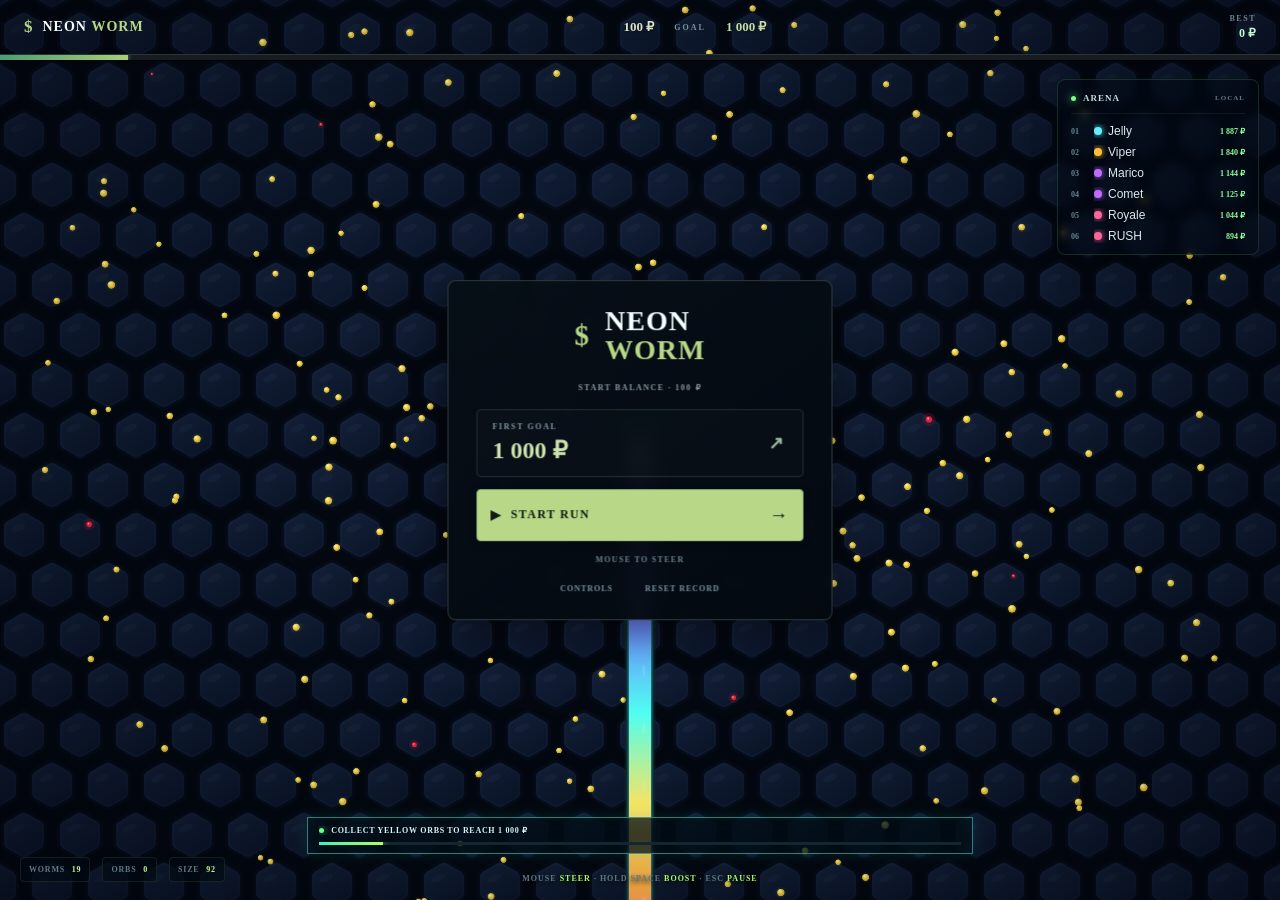
<file: index.html>
<!doctype html>
<html lang="en">
<head>
<meta charset="utf-8">
<meta name="viewport" content="width=device-width, initial-scale=1, maximum-scale=1, user-scalable=no, viewport-fit=cover">
<meta name="theme-color" content="#030812">
<meta name="mobile-web-app-capable" content="yes">
<meta name="apple-mobile-web-app-capable" content="yes">
<meta name="apple-mobile-web-app-status-bar-style" content="black-translucent">
<link rel="manifest" href="manifest.webmanifest">
<link rel="icon" href="worm-icon.svg" type="image/svg+xml">
<title>Neon Worm v6.7 — Creator Mode</title>
<link rel="stylesheet" href="style.css">
</head>
<body>
<main id="gameShell">
  <canvas id="arena" aria-label="Neon Worm game arena"></canvas>
  <div class="screen-shade"></div>
  <button class="mobile-fullscreen" id="mobileFullscreen" type="button" aria-label="Enter full screen" title="Full screen">⛶</button>

  <header class="top-hud" id="topHud">
    <div class="top-line">
      <div class="brand"><span class="brand-icon">$</span><span>NEON <b>WORM</b></span></div>
      <div class="goal-inline"><span id="cashValue">100 ₽</span><span class="goal-caption" id="goalCaption">GOAL</span><span class="target-amount" id="targetAmount">1 000 ₽</span></div>
      <div class="best-box"><small>BEST</small><b id="bestValue">0 ₽</b></div>
    </div>
    <div class="goal-track"><div class="goal-fill" id="goalFill"></div></div>
  </header>

  <aside class="leaderboard panel" id="leaderboardPanel">
    <div class="panel-label"><span class="live-dot"></span> ARENA <small>LOCAL</small></div>
    <div id="leaderboardList" class="leaderboard-list"><div class="leader-placeholder">Start a run to see the arena rankings.</div></div>
  </aside>

  <div class="task-banner hidden" id="taskBanner">EXIT WINDOW OPEN — YOU CAN LEAVE NOW</div>
  <div class="timer-box hidden" id="timerBox"><small>EXIT AVAILABLE</small><b id="timerValue">15</b><small>SECONDS LEFT</small></div>

  <section class="start-screen" id="startScreen">
    <div class="start-logo"><span class="logo-dollar">$</span><span>NEON<br><b>WORM</b></span></div>
    <p class="start-kicker">START BALANCE · 100 ₽</p>
    <div class="target-card"><div><small>FIRST GOAL</small><strong id="startTarget">1 000 ₽</strong></div><div class="target-mark">↗</div></div>
    <button class="primary-button" id="playButton"><span>▶</span> START RUN <b>→</b></button>
    <div class="start-hint">MOUSE TO STEER</div>
    <div class="secondary-actions"><button id="helpButton">CONTROLS</button><button id="resetButton">RESET RECORD</button></div>
  </section>

  <div class="bottom-hud" id="bottomHud">
    <div class="challenge-status"><div class="status-label"><span class="status-dot"></span><b id="statusText">REACH 1 000 ₽</b></div><div class="status-track"><i id="statusFill"></i></div></div>
  </div>

  <div class="quick-stats" id="quickStats"><span>WORMS <b id="wormCount">31</b></span><span>ORBS <b id="orbCount">0</b></span><span>SIZE <b id="lengthCount">67</b></span></div>
  <div class="controls-note" id="controlsNote">MOUSE <span>STEER</span> · HOLD SPACE <span>BOOST</span> · ESC <span>PAUSE</span></div>

  <div class="mobile-controls" id="mobileControls" aria-label="Mobile game controls">
    <button class="mobile-pause" id="mobilePause" type="button" aria-label="Pause game">Ⅱ</button>
    <div class="mobile-steer-hint">DRAG TO STEER</div>
    <button class="mobile-boost" id="mobileBoost" type="button" aria-label="Hold to boost">BOOST <span>↑</span></button>
  </div>

  <section class="result-screen hidden" id="resultScreen">
    <div class="result-kicker" id="resultKicker">RUN OVER</div>
    <h1 id="resultTitle">1 000 ₽</h1>
    <p id="resultText">You crashed into a worm.</p>
    <button class="primary-button" id="againButton"><span>↻</span> PLAY AGAIN <b>→</b></button>
    <button class="text-button" id="homeButton">BACK TO MENU</button>
  </section>

  <div class="help-modal hidden" id="helpModal">
    <div class="help-card"><button class="close-button" id="closeHelp">×</button><h2>CONTROLS</h2>
      <p><b>1.</b> Move your mouse to steer. The worm follows your direction smoothly.</p>
      <p><b>2.</b> Eat yellow spheres to slowly raise your balance and grow longer.</p>
      <p><b>3.</b> Avoid other worms' bodies and the arena walls. A head collision ends your run.</p>
      <p><b>4.</b> Hold <b>SPACE</b> to boost. Boosting costs a little balance and leaves a few yellow spheres behind.</p>
      <p><b>5.</b> Goals open in order: <b>1 000 ₽</b>, <b>1 700 ₽</b>, then <b>3 000 ₽</b>. When a goal is reached, you have 15 seconds to cross the green exit. If time runs out, no penalty is applied and the next goal opens.</p>
      <p class="help-note">Offline local version. Bots roam, eat orbs, and can collide with each other.</p>
      <button class="primary-button" id="gotItButton">GOT IT</button>
    </div>
  </div>

  <div class="toast" id="toast"></div>
  <div class="pause-screen hidden" id="pauseScreen"><div class="pause-card"><div class="pause-title">PAUSED</div><p>Take a break, then continue.</p><button class="primary-button" id="continueButton">CONTINUE</button><button class="text-button" id="pauseHomeButton">BACK TO MENU</button></div></div>
</main>
<script src="game.js"></script>
</body>
</html>
</file>
<file: style.css>
:root{--lime:#b8d887;--green:#78c985;--cyan:#7fc7c3;--ink:#030812;--panel:rgba(3,13,23,.8);--line:rgba(99,255,130,.33)}
*{box-sizing:border-box}html,body{margin:0;width:100%;height:100%;overflow:hidden;overscroll-behavior:none;-webkit-text-size-adjust:100%;user-select:none;-webkit-user-select:none;touch-action:none;background:#02050c;color:#f2ffff;font-family:Rajdhani,Arial,sans-serif}button{font:inherit;cursor:pointer;color:inherit}#gameShell{position:fixed;inset:0;width:100vw;height:100vh;height:100dvh;overflow:hidden;touch-action:none;background:#030812;border:0;box-shadow:none}#arena{position:absolute;inset:0;width:100%;height:100%;display:block;touch-action:none;pointer-events:auto}.screen-shade{position:absolute;inset:0;pointer-events:none;background:radial-gradient(ellipse at center,transparent 42%,rgba(1,3,9,.22) 100%)}
.top-hud{position:absolute;z-index:3;left:0;right:0;top:0;padding:0 0 4px;background:linear-gradient(180,rgba(2,5,12,.95),rgba(2,5,12,.63) 72%,transparent)}.top-line{height:54px;display:flex;align-items:center;gap:18px;padding:0 24px}.brand{display:flex;align-items:center;gap:9px;min-width:205px;font:900 14px Orbitron;letter-spacing:1px;color:#f3fbff}.brand b{color:#b8d887}.brand-icon{display:grid;place-items:center;width:auto;height:auto;border:0;border-radius:0;color:#b8d887;box-shadow:none;font-size:17px}.goal-inline{display:flex;align-items:center;justify-content:center;gap:20px;flex:1;font:800 13px Orbitron;color:#dae4c2;text-shadow:0 1px 3px #0008}.goal-caption{font:700 8px Orbitron;letter-spacing:2px;color:#7d939d;text-shadow:none}.target-amount{color:#c7dfa5}.best-box{min-width:95px;text-align:right}.best-box small{display:block;color:#6f8590;font:700 8px Orbitron;letter-spacing:1.5px}.best-box b{display:block;margin-top:3px;color:#c6f9d5;font:800 12px Orbitron}.goal-track{height:7px;background:#161c21;border-top:1px solid #29333a;border-bottom:1px solid #000;overflow:hidden}.goal-fill{height:100%;width:2.8%;background:linear-gradient(90deg,#4c9d71,#a6cf74);box-shadow:0 0 4px #6aa781;transition:width .12s}
.panel{position:absolute;z-index:2;top:79px;right:21px;width:202px;padding:13px 13px 11px;border:1px solid #84ff8d25;border-radius:8px;background:rgba(2,10,19,.58);box-shadow:0 9px 28px #0003;backdrop-filter:blur(5px)}.panel-label{display:flex;align-items:center;gap:7px;font:800 9px Orbitron;letter-spacing:1px;color:#c6dce1;padding-bottom:10px;border-bottom:1px solid #c7fbe911}.panel-label small{margin-left:auto;font:700 7px Orbitron;color:#637a83;letter-spacing:1px}.live-dot{width:5px;height:5px;background:#7bff83;box-shadow:0 0 8px #71ff83;border-radius:50%}.leaderboard-list{display:grid;gap:7px;padding-top:10px}.leader-row{display:grid;grid-template-columns:16px minmax(0,1fr) auto;align-items:center;gap:7px;font-size:12px;color:#d9e8eb}.leader-rank{font:700 8px Orbitron;color:#69818d}.leader-name{display:flex;align-items:center;gap:6px;min-width:0;white-space:nowrap;overflow:hidden;text-overflow:ellipsis}.leader-dot{width:8px;height:8px;flex:0 0 8px;border-radius:50%;box-shadow:0 0 6px currentColor}.leader-cash{font:700 8px Orbitron;color:#8cff9c}.leader-placeholder{font-size:12px;color:#778d98}
.start-screen,.result-screen{max-height:calc(100dvh - 28px);overflow-y:auto;overscroll-behavior:contain;position:absolute;z-index:6;left:50%;top:50%;transform:translate(-50%,-50%);width:min(385px,calc(100vw - 32px));padding:26px 28px 21px;text-align:center;border:1px solid #829d8a55;border-radius:8px;background:linear-gradient(145deg,rgba(7,15,23,.97),rgba(4,10,17,.97));box-shadow:0 12px 38px #0007;backdrop-filter:blur(9px)}.start-logo{display:flex;align-items:center;justify-content:center;gap:11px;font:900 28px/1.03 Orbitron;letter-spacing:1px;text-align:left}.start-logo b{color:#b8d887}.logo-dollar{display:grid;place-items:center;width:auto;height:auto;border:0;border-radius:0;color:#b8d887;font:800 29px Orbitron;box-shadow:none;padding-right:4px}.start-kicker{margin:18px 0 17px;color:#8d9aa4;font:600 8px Orbitron;letter-spacing:1.5px}.target-card{border:1px solid #88a98d35;background:#ffffff04;border-radius:5px;padding:12px 15px;display:flex;align-items:center;justify-content:space-between;text-align:left;margin-bottom:12px}.target-card small{display:block;color:#8198a5;font:700 8px Orbitron;letter-spacing:1.6px}.target-card strong{display:block;color:#cce3af;font:800 24px Orbitron;margin-top:5px;text-shadow:none}.target-mark{font:600 18px Arial;color:#9eb7a0;padding-right:4px}.primary-button{display:flex;align-items:center;justify-content:center;gap:9px;width:100%;border:1px solid #9abf85;border-radius:4px;padding:14px 13px;background:#b8d887;color:#101b15;font:800 12px Orbitron;letter-spacing:1.3px;box-shadow:0 2px 8px #0003;transition:filter .15s,transform .15s}.primary-button:hover{filter:brightness(1.04);transform:translateY(-1px)}.primary-button b{margin-left:auto;font-size:19px}.primary-button span{font-size:13px}.start-hint{margin-top:14px;color:#698391;font:700 8px Orbitron;letter-spacing:1.3px}.secondary-actions{display:flex;justify-content:center;gap:22px;margin-top:15px}.secondary-actions button,.text-button{border:0;background:none;color:#7894a4;font:700 8px Orbitron;letter-spacing:1px;padding:5px}.secondary-actions button:hover,.text-button:hover{color:#83ff9f}
.bottom-hud{position:absolute;z-index:2;left:24%;right:24%;bottom:46px;display:flex;justify-content:center;pointer-events:none}.challenge-status{width:100%;max-width:760px;border:1px solid #5bf5e17d;background:rgba(1,12,21,.75);box-shadow:0 0 15px #35f9e51b,inset 0 0 14px #35f9e50d;padding:8px 11px}.status-label{display:flex;align-items:center;gap:7px;color:#d6f7f7;font:800 8px Orbitron;letter-spacing:.7px;white-space:nowrap;overflow:hidden}.status-dot{flex:0 0 5px;width:5px;height:5px;background:#66ff87;border-radius:50%;box-shadow:0 0 8px #66ff87}.status-track{height:3px;margin-top:7px;background:#142630;overflow:hidden}.status-track i{display:block;width:3%;height:100%;background:linear-gradient(90deg,#37f5c3,#b2ff5a);box-shadow:0 0 9px #53ffb1;transition:width .15s}.controls-note{position:absolute;z-index:2;bottom:17px;left:50%;transform:translateX(-50%);white-space:nowrap;color:#607986;font:700 8px Orbitron;letter-spacing:1px;text-shadow:0 2px 5px #000}.controls-note span{color:#a5ff5d}.quick-stats{position:absolute;z-index:2;left:20px;bottom:18px;display:flex;gap:12px;color:#617985;font:700 8px Orbitron;letter-spacing:.8px}.quick-stats span{padding:7px 8px;background:#020a12aa;border:1px solid #94ff9a19;border-radius:4px}.quick-stats b{color:#c4ff95;margin-left:4px}
.task-banner{position:absolute;z-index:4;top:91px;left:50%;transform:translateX(-50%);width:min(370px,60vw);text-align:center;border:1px solid #65ffe9;background:rgba(4,17,26,.85);box-shadow:0 1px 8px #0005;padding:10px 13px;color:#e3ffff;font:800 11px Orbitron;letter-spacing:1.7px}.timer-box{position:absolute;z-index:4;top:50%;left:50%;transform:translate(-50%,-50%);width:84px;padding:8px 5px 7px;text-align:center;background:rgba(1,10,17,.82);border:1.5px solid #78c985;box-shadow:0 2px 10px #0006}.timer-box small{display:block;color:#9bfab0;font:700 7px Orbitron;letter-spacing:1px}.timer-box b{display:block;color:#65ff6c;font:900 26px Orbitron;margin:4px 0;text-shadow:none}
.result-screen{border-color:#829d8a55}.result-kicker{font:700 9px Orbitron;letter-spacing:2px;color:#b8d887}.result-screen h1{font:800 clamp(30px,5vw,48px) Orbitron;color:#d1e7b6;text-shadow:none;margin:15px 0}.result-screen p{color:#aec4cc;margin:0 0 22px}.result-screen .text-button{display:block;margin:10px auto 0}.pause-screen,.help-modal{position:absolute;z-index:10;inset:0;display:grid;place-items:center;background:#020710ba;padding:20px}.pause-card,.help-card{width:min(380px,calc(100vw - 35px));padding:27px;border:1px solid #829d8a55;border-radius:8px;background:#07111bf5;text-align:center;box-shadow:0 12px 38px #0008}.pause-title{font:800 25px Orbitron;color:#c1d9a2}.pause-card p{color:#8da5b3;margin:12px 0 20px}.pause-card .text-button{display:block;margin:10px auto}.help-card{text-align:left;position:relative}.help-card h2{font:800 19px Orbitron;color:#c1d9a2}.help-card p{color:#9eb4bf;font-size:15px;line-height:1.4}.help-card p b{color:#9cff72}.help-note{font-size:12px!important;color:#647f8d!important}.help-card .primary-button{margin-top:16px}.close-button{position:absolute;right:12px;top:8px;border:0;background:none;color:#8caab8;font-size:27px}.toast{position:absolute;z-index:15;left:50%;bottom:77px;transform:translate(-50%,12px);opacity:0;pointer-events:none;transition:.22s;background:#101b22;border:1px solid #708f7a99;border-radius:4px;padding:9px 15px;color:#e0e9e1;font-weight:600;font-size:13px;white-space:nowrap}.toast.show{opacity:1;transform:translate(-50%,0)}.hidden{display:none!important}
/* In-game HUD follows the reference clip: a slim cash/progress strip, no desktop panels. */
#gameShell.playing .brand,#gameShell.playing .best-box,#gameShell.playing .goal-caption,
#gameShell.playing .leaderboard,#gameShell.playing .bottom-hud,#gameShell.playing .quick-stats,
#gameShell.playing .controls-note{display:none!important}
#gameShell.playing .top-hud{padding:0;background:linear-gradient(180,rgba(2,5,12,.86),rgba(2,5,12,.25) 85%,transparent)}
#gameShell.playing .top-line{height:28px;padding:4px 22px 1px;gap:0}
#gameShell.playing .goal-inline{display:flex;flex:1;align-items:center;justify-content:space-between;width:100%;gap:12px;font:900 14px Arial,sans-serif;color:#e8f6a0;text-shadow:0 1px 4px #000,0 0 8px #69ff7750}
#gameShell.playing #cashValue{color:#d9ff83}
#gameShell.playing .target-amount{color:#efffbd;font:900 14px Arial,sans-serif}
#gameShell.playing .goal-track{height:8px;border:0;background:#0c1622;box-shadow:0 2px 6px #0008;overflow:hidden}
#gameShell.playing .goal-fill{background:linear-gradient(90deg,#10e76a,#59ff63);box-shadow:0 0 12px #5aff66}
@media(max-width:900px){.brand{min-width:0}.top-line{padding:0 12px;gap:10px}.leaderboard{right:10px;top:70px;width:170px}.bottom-hud{left:18%;right:18%}.quick-stats{left:10px;bottom:12px}.controls-note{bottom:12px;font-size:7px}.best-box{min-width:60px}.goal-inline{gap:9px}}
@media(max-width:600px){.top-line{height:47px;gap:7px}.brand{font-size:10px;gap:5px}.brand-icon{width:23px;height:23px;font-size:13px}.goal-inline{gap:6px;font-size:9px}.goal-caption{font-size:6px;letter-spacing:.8px}.best-box small{font-size:6px}.best-box b{font-size:9px}.leaderboard{width:136px;padding:9px;top:59px}.leaderboard-list{gap:5px}.leader-row{font-size:10px}.panel-label{font-size:7px}.bottom-hud{left:10px;right:10px;bottom:53px}.quick-stats{left:8px;bottom:8px;gap:4px}.quick-stats span{font-size:6px;padding:5px}.controls-note{left:auto;right:8px;transform:none;bottom:13px;font-size:6px;letter-spacing:.3px}.task-banner{top:58px;width:70vw;font-size:8px}.timer-box{width:70px}.start-screen,.result-screen{padding:21px 20px}.start-logo{font-size:24px}.start-screen .start-kicker{font-size:7px}}


/* Touch controls: enabled only on small screens or touch-first devices. */
.mobile-controls{display:none;position:absolute;z-index:8;inset:0;pointer-events:none;padding:calc(env(safe-area-inset-top) + 8px) 12px calc(env(safe-area-inset-bottom) + 12px);}
.mobile-controls button{pointer-events:auto;touch-action:none;-webkit-tap-highlight-color:transparent;border:1px solid rgba(193,230,171,.58);background:rgba(5,15,23,.72);color:#d9efc7;backdrop-filter:blur(5px);box-shadow:0 3px 12px #0005;font:800 11px Orbitron;letter-spacing:1px;}
.mobile-pause{position:absolute;right:12px;top:calc(env(safe-area-inset-top) + 47px);width:42px;height:42px;border-radius:50%;font-size:17px!important;}
.mobile-boost{position:absolute;right:20px;bottom:calc(env(safe-area-inset-bottom) + 24px);width:82px;height:82px;border-radius:50%;border:2px solid #a6d27d!important;background:rgba(120,158,79,.35)!important;color:#e7ffc6!important;box-shadow:0 0 0 5px rgba(176,218,126,.08),0 3px 16px #0008!important;}
.mobile-boost span{display:block;font-size:18px;line-height:18px;margin-top:3px;}
.mobile-boost.pressed{background:rgba(165,220,103,.72)!important;color:#07120a!important;transform:scale(.96);}
.mobile-steer-hint{position:absolute;left:12px;bottom:calc(env(safe-area-inset-bottom) + 32px);max-width:calc(100vw - 130px);color:rgba(205,225,214,.7);font:700 8px Orbitron;letter-spacing:.7px;text-shadow:0 1px 4px #000;}
@media (pointer:coarse), (max-width:760px){
  #gameShell.playing .mobile-controls{display:block;}
  #gameShell.playing .mobile-steer-hint{display:block;}
  .top-line{padding-left:max(9px,env(safe-area-inset-left));padding-right:max(9px,env(safe-area-inset-right));gap:7px;}
  .start-screen,.result-screen{width:min(385px,calc(100vw - 24px));padding:20px 19px 17px;}
  .help-card,.pause-card{max-height:calc(100dvh - 28px);overflow:auto;padding:23px 20px;}
  .leaderboard{right:max(8px,env(safe-area-inset-right));top:calc(env(safe-area-inset-top) + 60px);width:142px;padding:8px;background:rgba(2,10,19,.38);backdrop-filter:blur(3px);}
  .leaderboard-list{gap:4px;padding-top:7px;}
  .leader-row{font-size:10px;gap:4px;}
  .leader-cash{font-size:7px;}
  .task-banner{top:calc(env(safe-area-inset-top) + 59px);width:min(72vw,370px);font-size:8px;letter-spacing:.8px;padding:8px 7px;}
  .timer-box{top:43%;}
  #gameShell.playing .top-line{padding-left:max(10px,env(safe-area-inset-left));padding-right:max(10px,env(safe-area-inset-right));}
  #gameShell.playing .goal-inline{font-size:13px;gap:7px;}
  #gameShell.playing .target-amount{font-size:13px;}
}
@media (max-width:390px){
  .goal-inline{gap:5px!important;}
  #gameShell.playing .goal-inline{font-size:12px;}
  #gameShell.playing .target-amount{font-size:12px;}
  .mobile-boost{width:72px;height:72px;right:14px;bottom:calc(env(safe-area-inset-bottom) + 19px);}
  .mobile-steer-hint{font-size:7px;letter-spacing:.3px;}
  .leaderboard{width:124px;}
}
@media (orientation:landscape) and (max-height:500px) and (pointer:coarse){
  .mobile-boost{width:62px;height:62px;right:18px;bottom:calc(env(safe-area-inset-bottom) + 10px);}
  .mobile-pause{top:calc(env(safe-area-inset-top) + 35px);width:36px;height:36px;}
  .mobile-steer-hint{bottom:calc(env(safe-area-inset-bottom) + 24px);}
  .start-screen,.result-screen{padding:14px 18px;}
  .start-kicker{margin:9px 0;}
}

/* v6.5: touch controls are high-contrast, always visible during a mobile run. */
@media (pointer: coarse), (max-width: 760px) {
  #gameShell.playing .mobile-controls { display:block !important; visibility:visible !important; opacity:1 !important; }
  #gameShell.playing .mobile-pause { position:absolute; display:grid; place-items:center; right:max(14px, env(safe-area-inset-right)); top:calc(env(safe-area-inset-top) + 54px); width:48px; height:48px; border:2px solid rgba(222,245,213,.9); border-radius:50%; background:rgba(4,12,20,.88); color:#f3ffe8; font-size:21px!important; box-shadow:0 2px 10px #000a, inset 0 0 0 1px #0008; }
  #gameShell.playing .mobile-boost { position:absolute; display:flex; flex-direction:column; align-items:center; justify-content:center; right:max(18px, env(safe-area-inset-right)); bottom:calc(env(safe-area-inset-bottom) + 30px); width:88px; height:88px; border:2px solid #d5efad!important; border-radius:50%; background:rgba(22,42,34,.9)!important; color:#f1ffd9!important; font-size:12px!important; font-weight:900; box-shadow:0 0 0 4px rgba(183,226,135,.15),0 4px 14px #000a!important; }
  #gameShell.playing .mobile-boost span { font-size:22px; line-height:22px; margin-top:2px; }
  #gameShell.playing .mobile-steer-hint { display:block!important; left:14px; bottom:calc(env(safe-area-inset-bottom) + 46px); max-width:calc(100vw - 140px); padding:8px 10px; border:1px solid #a7c9a044; border-radius:5px; background:rgba(2,9,16,.68); color:#e0e9d9; font-size:9px; line-height:1.4; letter-spacing:.45px; }
  #gameShell.playing .mobile-boost.pressed { background:rgba(147,190,104,.96)!important; color:#07120a!important; transform:scale(.96); }
}
@media (max-width:390px) { #gameShell.playing .mobile-boost { width:78px;height:78px;right:13px;bottom:calc(env(safe-area-inset-bottom) + 24px); } #gameShell.playing .mobile-pause { width:44px;height:44px;right:12px; } }

/* v6.6: fullscreen button and lighter mobile rendering */
.mobile-fullscreen{position:absolute;left:max(14px,env(safe-area-inset-left));top:calc(env(safe-area-inset-top) + 54px);width:46px;height:46px;display:grid;place-items:center;border-radius:50%;font-size:25px!important;font-family:Arial,sans-serif!important;background:rgba(4,12,20,.88)!important;border:2px solid rgba(222,245,213,.82)!important;color:#f3ffe8!important;box-shadow:0 2px 10px #000a!important;pointer-events:auto;touch-action:manipulation}
@media (orientation:landscape) and (max-height:500px) and (pointer:coarse){.mobile-fullscreen{top:calc(env(safe-area-inset-top) + 35px);width:38px;height:38px;font-size:21px!important}}
#gameShell:fullscreen{width:100vw;height:100vh;height:100dvh;background:#030812}
#gameShell:fullscreen #arena{width:100%;height:100%}

/* v6.7 Creator Mode: fullscreen entry is available in the menu, then vanishes; gameplay controls stay tiny. */
.mobile-fullscreen{display:none;position:absolute;z-index:12;left:max(8px,env(safe-area-inset-left));top:calc(env(safe-area-inset-top) + 61px);width:30px;height:30px;place-items:center;border:1px solid rgba(188,220,170,.45)!important;border-radius:50%;background:rgba(4,12,20,.48)!important;color:#dcebd1!important;font:600 18px Arial,sans-serif!important;box-shadow:0 1px 5px #0008!important;opacity:.72;backdrop-filter:blur(3px);padding:0;touch-action:manipulation;-webkit-tap-highlight-color:transparent}
@media (pointer:coarse),(max-width:760px){.mobile-fullscreen{display:grid}}
#gameShell.immersive-mode .mobile-fullscreen{display:none!important}
@media (pointer:coarse),(max-width:760px){
  #gameShell.playing .mobile-pause{width:30px!important;height:30px!important;min-width:30px;min-height:30px;right:max(9px,env(safe-area-inset-right))!important;top:calc(env(safe-area-inset-top) + 41px)!important;border:1px solid rgba(222,245,213,.45)!important;background:rgba(4,12,20,.32)!important;box-shadow:0 1px 4px #0006!important;font-size:14px!important;opacity:.42}
  #gameShell.playing .mobile-boost{width:54px!important;height:54px!important;min-width:54px;min-height:54px;right:max(12px,env(safe-area-inset-right))!important;bottom:calc(env(safe-area-inset-bottom) + 12px)!important;border:1px solid rgba(213,239,173,.5)!important;background:rgba(22,42,34,.22)!important;color:#f1ffd9!important;font-size:8px!important;box-shadow:0 1px 5px #0006!important;opacity:.42}
  #gameShell.playing .mobile-boost span{font-size:14px!important;line-height:14px!important;margin-top:0!important}
  #gameShell.playing .mobile-steer-hint{display:none!important}
  #gameShell.playing .mobile-boost.pressed{opacity:.42!important;background:rgba(147,190,104,.45)!important}
}
/* In capture/fullscreen mode controls remain tappable but are almost invisible. */
#gameShell.immersive-mode .mobile-fullscreen{display:none!important}
#gameShell.immersive-mode.playing .mobile-pause{width:27px!important;height:27px!important;opacity:.09!important;background:rgba(4,12,20,.12)!important;border-color:rgba(222,245,213,.13)!important;box-shadow:none!important}
#gameShell.immersive-mode.playing .mobile-boost{width:48px!important;height:48px!important;opacity:.08!important;background:rgba(22,42,34,.1)!important;border-color:rgba(213,239,173,.13)!important;box-shadow:none!important;color:rgba(241,255,217,.45)!important}
#gameShell.immersive-mode.playing .mobile-boost.pressed{opacity:.08!important;background:rgba(147,190,104,.15)!important}
#gameShell.immersive-mode.playing .mobile-steer-hint{display:none!important}
@media (orientation:landscape) and (max-height:500px) and (pointer:coarse){
  .mobile-fullscreen{top:calc(env(safe-area-inset-top) + 9px);width:27px;height:27px;font-size:16px!important}
  #gameShell.playing .mobile-pause{top:calc(env(safe-area-inset-top) + 8px)!important;width:27px!important;height:27px!important}
  #gameShell.playing .mobile-boost{width:45px!important;height:45px!important;bottom:calc(env(safe-area-inset-bottom) + 8px)!important}
}
</file>
